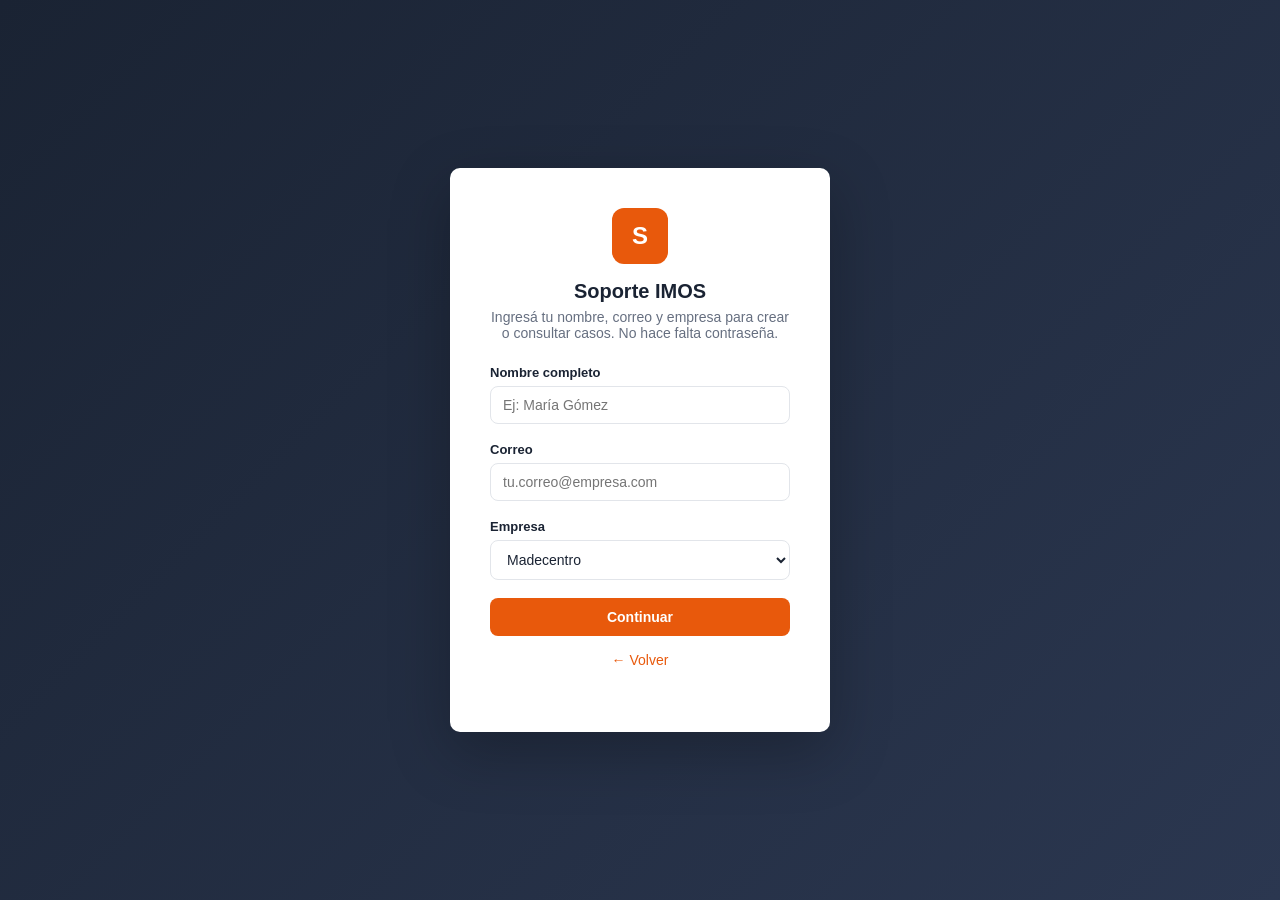
<file: helpdesk.html>
<!DOCTYPE html>
<html lang="es">
<head>
  <meta charset="UTF-8" />
  <meta name="viewport" content="width=device-width, initial-scale=1.0" />
  <title>Mini Helpdesk · Soporte IMOS</title>
  <link rel="stylesheet" href="css/styles.css?v=20260814b" />
</head>
<body>
  <div id="app-nav"></div>

  <div class="page">
    <div class="page-header">
      <h1>Mini Helpdesk</h1>
      <p>Casos ya resueltos, organizados por categoría. Buscá acá antes de crear un caso nuevo — puede que ya exista la solución.</p>
    </div>

    <div class="toolbar">
      <select id="filtro-categoria">
        <option value="">Todas las categorías</option>
      </select>
      <input type="text" id="filtro-texto" placeholder="Buscar por palabra clave..." />
    </div>

    <div id="alert-box"></div>
    <div id="lista-resueltos"></div>
  </div>

  <script src="js/config.js?v=20260814b"></script>
  <script src="js/simpleAuth.js?v=20260814b"></script>
  <script src="js/powerAutomateService.js?v=20260814b"></script>
  <script src="js/nav.js?v=20260814b"></script>
  <script>
    (async function () {
      const user = requireSimpleAuth();
      if (!user) return;
      renderNavPublic(user, "helpdesk");

      const selectCategoria = document.getElementById("filtro-categoria");
      selectCategoria.innerHTML +=
        APP_CONFIG.categorias.map((c) => `<option value="${c}">${c}</option>`).join("");

      const cont = document.getElementById("lista-resueltos");
      const alertBox = document.getElementById("alert-box");
      const filtroTexto = document.getElementById("filtro-texto");

      let todos = [];

      async function cargar() {
        cont.innerHTML = `<div class="empty-state">Cargando casos resueltos...</div>`;
        try {
          todos = await getCasosResueltosPA(user.cliente);
          aplicarFiltros();
        } catch (err) {
          alertBox.innerHTML = `<div class="alert alert-error">No se pudieron cargar los casos: ${err.message}</div>`;
          cont.innerHTML = "";
        }
      }

      function aplicarFiltros() {
        const q = filtroTexto.value.trim().toLowerCase();
        const cat = selectCategoria.value;
        const filtrados = todos.filter((c) => {
          const matchCategoria = !cat || c.categoria === cat;
          const matchTexto =
            !q ||
            (c.asunto || "").toLowerCase().includes(q) ||
            (c.descripcion || "").toLowerCase().includes(q) ||
            (c.solucion || "").toLowerCase().includes(q);
          return matchCategoria && matchTexto;
        });

        if (filtrados.length === 0) {
          cont.innerHTML = `<div class="empty-state">No hay casos resueltos que coincidan con la búsqueda.</div>`;
          return;
        }
        cont.innerHTML = filtrados.map(renderCaso).join("");
      }

      function renderCaso(c) {
        const estadoClass = "badge-" + (c.estado || "").replace(/\s+/g, "");
        return `
          <div class="caso-item">
            <div class="caso-item-head">
              <div>
                <h3>${c.asunto}</h3>
                <div class="caso-meta">${c.categoria || ""} · ${c.tipoCaso || ""}${c.fechaCreacion ? " · resuelto el " + new Date(c.fechaCreacion).toLocaleDateString("es-CO") : ""}</div>
              </div>
              <span class="badge-pill ${estadoClass}">${c.estado || ""}</span>
            </div>
            <div class="caso-desc">${c.descripcion || ""}</div>
            ${c.solucion ? `<div class="caso-solucion"><strong>Cómo se resolvió:</strong> ${c.solucion}</div>` : ""}
            ${c.adjuntosSolucion && c.adjuntosSolucion.length > 0 ? `<div style="margin-top:8px;font-size:13px;">📎 Adjunto: ${c.adjuntosSolucion.map((u, i) => `<a href="${u}" target="_blank" rel="noopener">Ver archivo</a>`).join(", ")}</div>` : ""}
          </div>
        `;
      }

      selectCategoria.addEventListener("change", aplicarFiltros);
      filtroTexto.addEventListener("input", aplicarFiltros);
      cargar();
    })();
  </script>
</body>
</html>
</file>
<file: css/styles.css>
:root {
  --mc-orange: #e8590c;
  --mc-orange-dark: #c94a08;
  --mc-navy: #1a2333;
  --mc-navy-light: #2b3750;
  --mc-bg: #f5f6f8;
  --mc-card: #ffffff;
  --mc-border: #e2e5ea;
  --mc-text: #1a2333;
  --mc-text-muted: #666f80;
  --mc-success: #1e7e34;
  --mc-danger: #c92a2a;
  --mc-warning: #e8a30c;
  --radius: 10px;
}

* { box-sizing: border-box; }

body {
  margin: 0;
  font-family: "Segoe UI", -apple-system, BlinkMacSystemFont, Roboto, Arial, sans-serif;
  background: var(--mc-bg);
  color: var(--mc-text);
}

a { color: var(--mc-orange); text-decoration: none; }
a:hover { text-decoration: underline; }

/* --- Nav --- */
#app-nav {
  background: var(--mc-navy);
  color: white;
}
.nav-inner {
  max-width: 1080px;
  margin: 0 auto;
  padding: 0 24px;
  height: 60px;
  display: flex;
  align-items: center;
  gap: 24px;
}
.nav-brand {
  color: white;
  font-weight: 600;
  display: flex;
  align-items: center;
  gap: 10px;
  white-space: nowrap;
}
.nav-brand:hover { text-decoration: none; }
.nav-brand-badge {
  background: var(--mc-orange);
  color: white;
  width: 28px;
  height: 28px;
  border-radius: 6px;
  display: inline-flex;
  align-items: center;
  justify-content: center;
  font-weight: 700;
}
.nav-links { display: flex; gap: 4px; flex: 1; }
.nav-links a {
  color: #c7cede;
  padding: 8px 14px;
  border-radius: 6px;
  font-size: 14px;
}
.nav-links a:hover { color: white; text-decoration: none; background: var(--mc-navy-light); }
.nav-links a.active { color: white; background: var(--mc-orange); }
.nav-user { display: flex; align-items: center; gap: 12px; font-size: 14px; color: #c7cede; }

/* --- Layout --- */
.page {
  max-width: 1080px;
  margin: 0 auto;
  padding: 32px 24px 64px;
}
.page-header { margin-bottom: 24px; }
.page-header h1 { margin: 0 0 4px; font-size: 24px; }
.page-header p { margin: 0; color: var(--mc-text-muted); }

.card {
  background: var(--mc-card);
  border: 1px solid var(--mc-border);
  border-radius: var(--radius);
  padding: 24px;
}

/* --- Login screen --- */
.login-screen {
  min-height: 100vh;
  display: flex;
  align-items: center;
  justify-content: center;
  background: linear-gradient(135deg, var(--mc-navy), var(--mc-navy-light));
}
.login-card {
  background: white;
  border-radius: var(--radius);
  padding: 40px;
  width: 380px;
  text-align: center;
  box-shadow: 0 20px 60px rgba(0,0,0,0.25);
}
.login-card .badge {
  width: 56px; height: 56px;
  background: var(--mc-orange);
  color: white;
  border-radius: 12px;
  display: flex; align-items: center; justify-content: center;
  font-weight: 700; font-size: 24px;
  margin: 0 auto 16px;
}
.login-card h1 { font-size: 20px; margin: 0 0 6px; }
.login-card p { color: var(--mc-text-muted); font-size: 14px; margin: 0 0 24px; }

/* --- Buttons --- */
.btn {
  display: inline-flex;
  align-items: center;
  justify-content: center;
  gap: 8px;
  border: none;
  border-radius: 8px;
  padding: 11px 20px;
  font-size: 14px;
  font-weight: 600;
  cursor: pointer;
  transition: background 0.15s ease;
}
.btn-primary { background: var(--mc-orange); color: white; }
.btn-primary:hover { background: var(--mc-orange-dark); }
.btn-secondary { background: var(--mc-navy); color: white; }
.btn-ghost { background: transparent; color: inherit; border: 1px solid var(--mc-border); }
.btn-block { width: 100%; }
.btn-sm { padding: 6px 12px; font-size: 13px; }

/* --- Forms --- */
label { display: block; font-size: 13px; font-weight: 600; margin-bottom: 6px; color: var(--mc-text); }
.form-group { margin-bottom: 18px; }
.form-row { display: grid; grid-template-columns: 1fr 1fr; gap: 18px; }
input[type="text"], input[type="email"], input[type="file"], select, textarea {
  width: 100%;
  padding: 10px 12px;
  border: 1px solid var(--mc-border);
  border-radius: 8px;
  font-size: 14px;
  font-family: inherit;
  background: white;
  color: var(--mc-text);
}
textarea { resize: vertical; min-height: 100px; }
.help-text { font-size: 12px; color: var(--mc-text-muted); margin-top: 4px; }

.dropzone {
  border: 2px dashed var(--mc-border);
  border-radius: var(--radius);
  padding: 24px;
  text-align: center;
  color: var(--mc-text-muted);
  font-size: 14px;
}
.file-list { margin-top: 10px; font-size: 13px; }
.file-list li { display: flex; justify-content: space-between; padding: 4px 0; }

/* --- Badges --- */
.badge-pill {
  display: inline-block;
  padding: 3px 10px;
  border-radius: 999px;
  font-size: 12px;
  font-weight: 600;
}
.badge-Baja { background: #e6f4ea; color: var(--mc-success); }
.badge-Media { background: #fff4e0; color: var(--mc-warning); }
.badge-Alta { background: #ffe8d9; color: var(--mc-orange-dark); }
.badge-Crítica, .badge-Critica { background: #fde3e3; color: var(--mc-danger); }

.badge-Abierto { background: #e7edff; color: #2b4bd6; }
.badge-En.proceso, .badge-Enproceso { background: #fff4e0; color: var(--mc-warning); }
.badge-Resuelto { background: #e6f4ea; color: var(--mc-success); }
.badge-Cerrado { background: #eceff3; color: var(--mc-text-muted); }

/* --- Case list / helpdesk --- */
.toolbar { display: flex; gap: 12px; margin-bottom: 20px; align-items: center; flex-wrap: wrap; }
.toolbar select, .toolbar input { max-width: 240px; }

.caso-item {
  border: 1px solid var(--mc-border);
  border-radius: var(--radius);
  padding: 18px;
  margin-bottom: 12px;
  background: white;
}
.caso-item-head { display: flex; justify-content: space-between; align-items: flex-start; gap: 12px; }
.caso-item h3 { margin: 0 0 4px; font-size: 16px; }
.caso-meta { font-size: 12px; color: var(--mc-text-muted); margin-bottom: 8px; }
.caso-desc { font-size: 14px; color: var(--mc-text); margin: 8px 0; }
.caso-tags { display: flex; gap: 6px; flex-wrap: wrap; }
.caso-solucion {
  margin-top: 10px;
  padding: 12px;
  background: #f5fbf6;
  border-left: 3px solid var(--mc-success);
  border-radius: 6px;
  font-size: 14px;
}

.empty-state {
  text-align: center;
  padding: 48px 24px;
  color: var(--mc-text-muted);
}

.alert {
  padding: 12px 16px;
  border-radius: 8px;
  font-size: 14px;
  margin-bottom: 16px;
}
.alert-error { background: #fde3e3; color: var(--mc-danger); }
.alert-success { background: #e6f4ea; color: var(--mc-success); }
.alert-info { background: #e7edff; color: #2b4bd6; }
</file>
